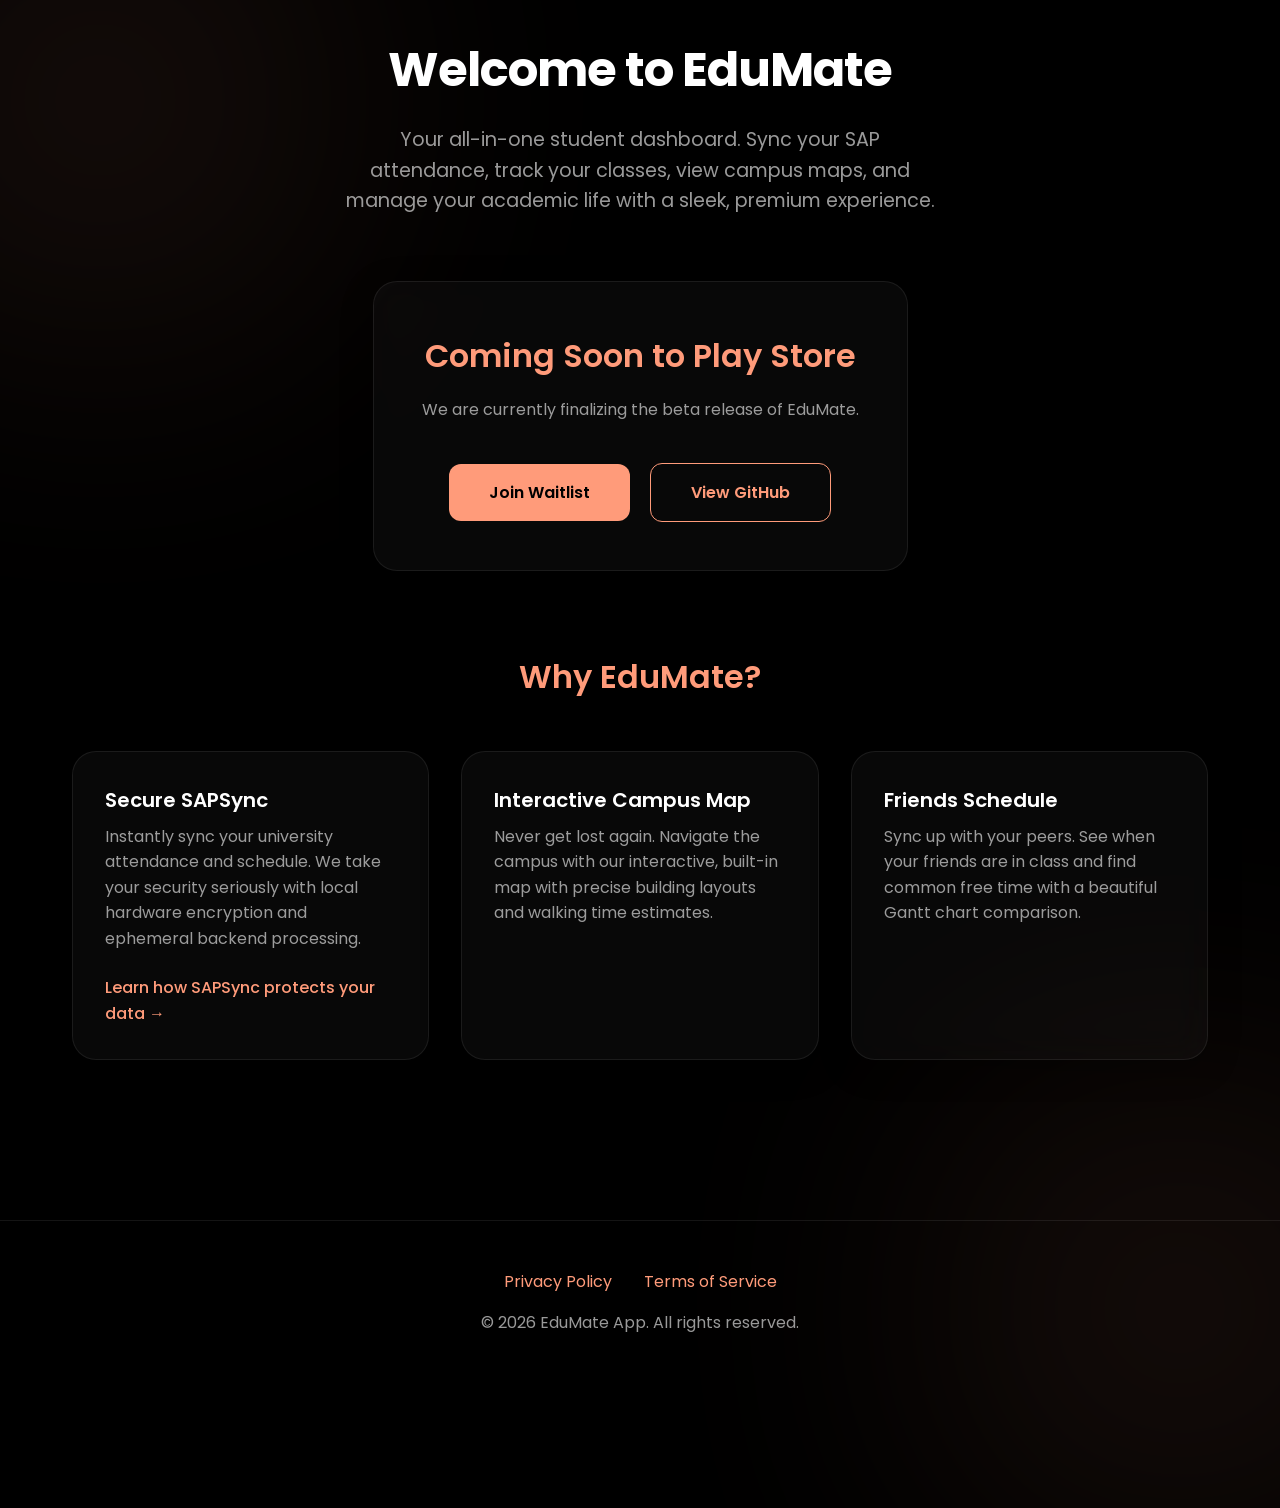
<file: index.html>
<!DOCTYPE html>
<html lang="en">
<head>
    <meta charset="UTF-8">
    <meta name="viewport" content="width=device-width, initial-scale=1.0">
    <title>EduMate - The Ultimate Student Companion</title>
    <meta name="description" content="EduMate is the ultimate student companion app for managing your timetable, tracking attendance, and staying connected with your campus.">
    <link rel="stylesheet" href="style.css">
</head>
<body>
    <div class="landing-container">
        <h1>Welcome to EduMate</h1>
        <p style="font-size: 1.2rem; max-width: 600px; margin: 0 auto 2rem;">Your all-in-one student dashboard. Sync your SAP attendance, track your classes, view campus maps, and manage your academic life with a sleek, premium experience.</p>
        
        <div class="glass-card" style="margin-bottom: 3rem;">
            <h2 style="margin-top: 0;">Coming Soon to Play Store</h2>
            <p>We are currently finalizing the beta release of EduMate.</p>
            <a href="#" class="btn" onclick="alert('EduMate will be available on the Google Play Store very soon!')">Join Waitlist</a>
            <a href="https://github.com/akash-kabir" class="btn btn-outline" target="_blank">View GitHub</a>
        </div>
        
        <h2 style="margin-top: 2rem;">Why EduMate?</h2>
        <div class="features-grid">
            <div class="feature-card glass-card">
                <h3> Secure SAPSync</h3>
                <p>Instantly sync your university attendance and schedule. We take your security seriously with local hardware encryption and ephemeral backend processing.</p>
                <a href="sapsync-info.html" class="feature-link">Learn how SAPSync protects your data &rarr;</a>
            </div>
            <div class="feature-card glass-card">
                <h3> Interactive Campus Map</h3>
                <p>Never get lost again. Navigate the campus with our interactive, built-in map with precise building layouts and walking time estimates.</p>
            </div>
            <div class="feature-card glass-card">
                <h3> Friends Schedule</h3>
                <p>Sync up with your peers. See when your friends are in class and find common free time with a beautiful Gantt chart comparison.</p>
            </div>
        </div>
        
    </div>

    <footer>
        <div class="footer-links">
            <a href="privacy-policy.html">Privacy Policy</a>
            <a href="terms-of-service.html">Terms of Service</a>
        </div>
        <p>&copy; 2026 EduMate App. All rights reserved.</p>
    </footer>
</body>
</html>
</file>
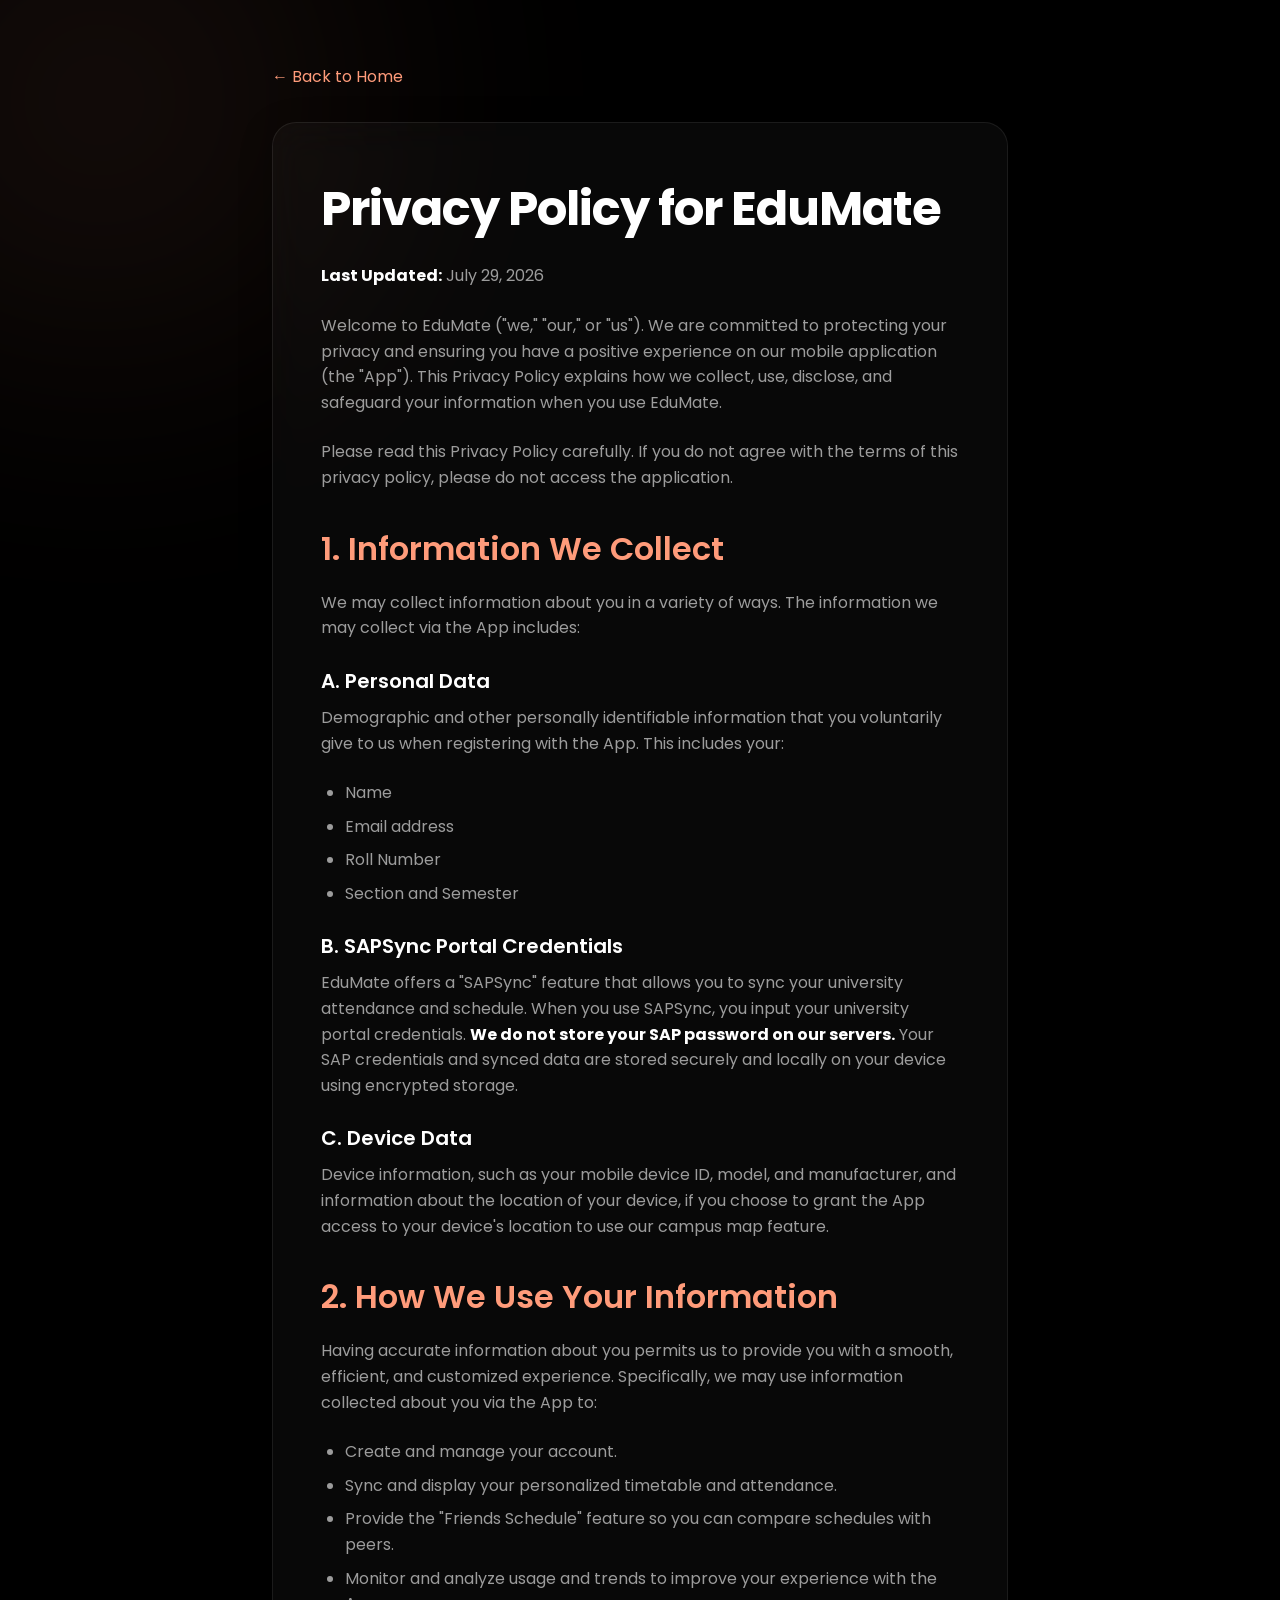
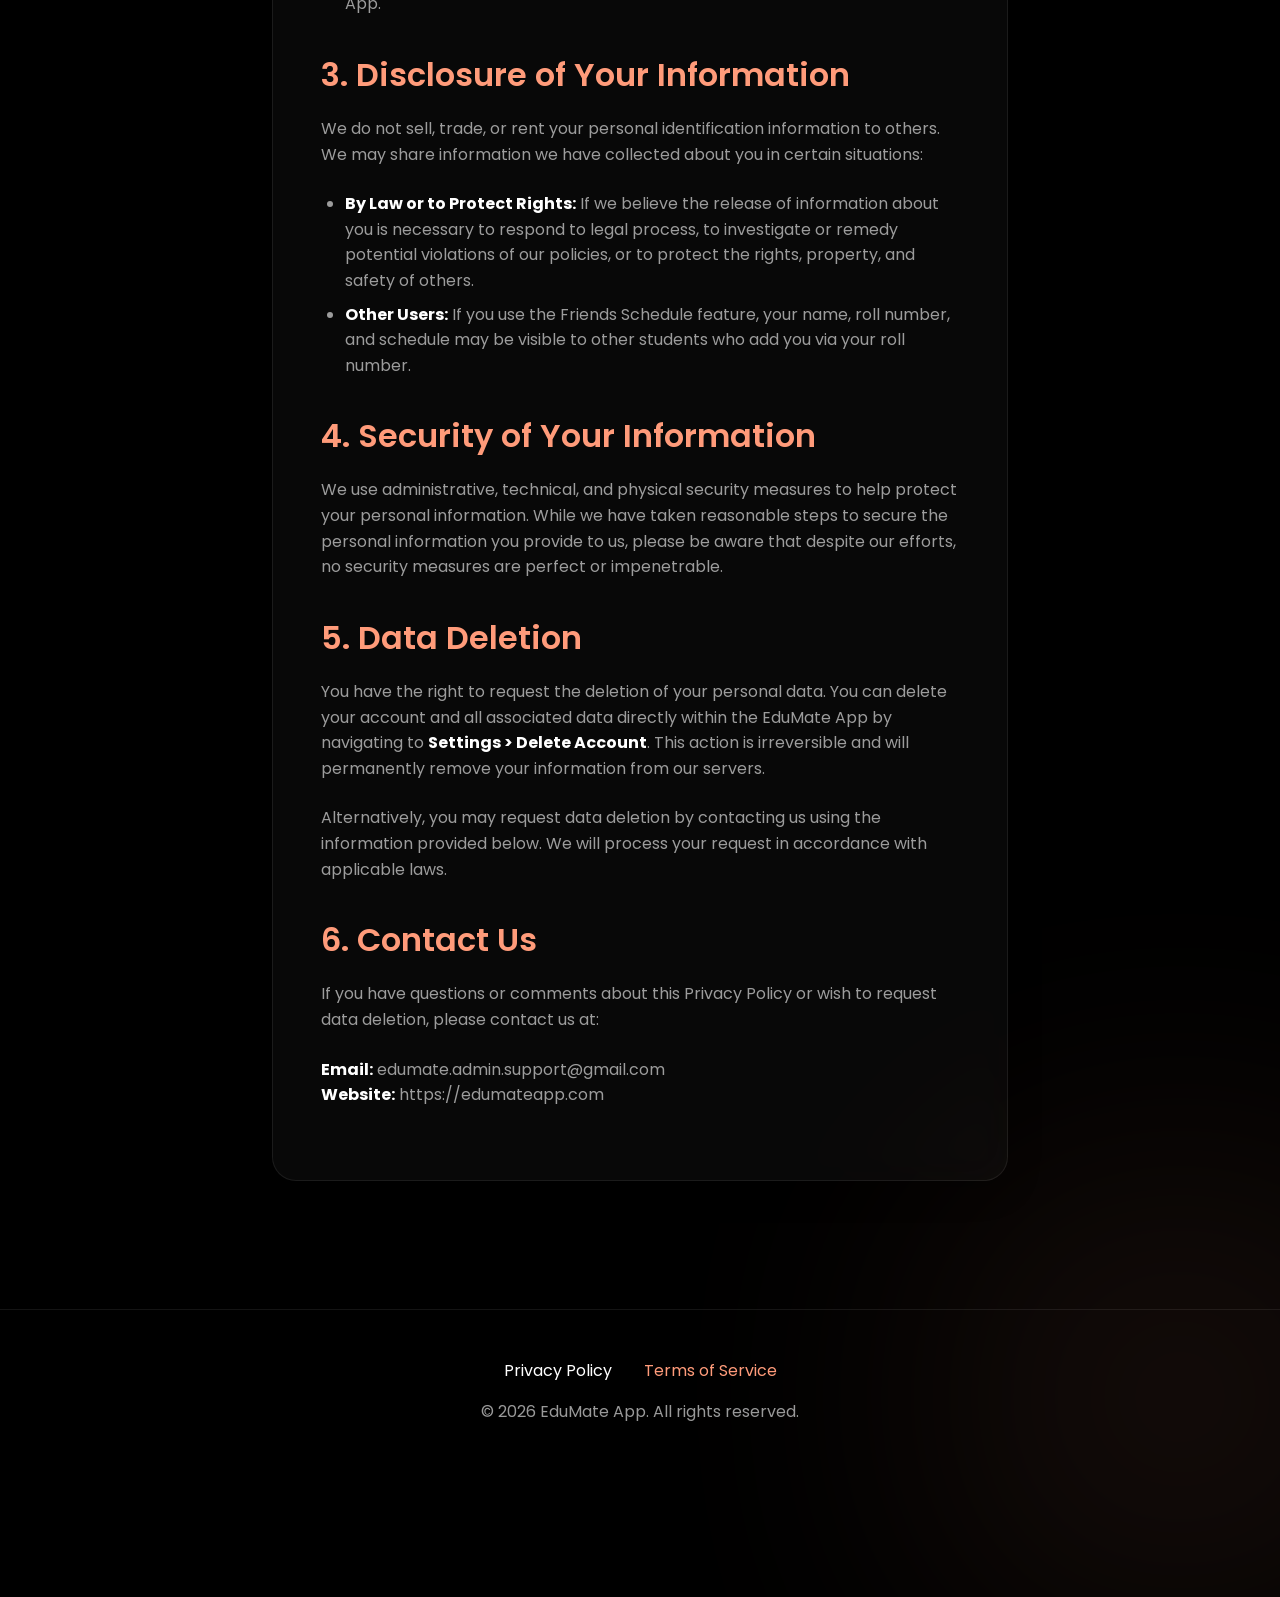
<file: privacy-policy.html>
<!DOCTYPE html>
<html lang="en">
<head>
    <meta charset="UTF-8">
    <meta name="viewport" content="width=device-width, initial-scale=1.0">
    <title>Privacy Policy | EduMate</title>
    <link rel="stylesheet" href="style.css">
</head>
<body>
    <div class="container">
        <a href="index.html" style="display: inline-block; margin-bottom: 2rem;">&larr; Back to Home</a>
        
        <div class="glass-card policy-content" style="margin-top: 0;">
            <h1>Privacy Policy for EduMate</h1>
            <p><strong>Last Updated:</strong> July 29, 2026</p>

            <p>Welcome to EduMate ("we," "our," or "us"). We are committed to protecting your privacy and ensuring you have a positive experience on our mobile application (the "App"). This Privacy Policy explains how we collect, use, disclose, and safeguard your information when you use EduMate.</p>
            <p>Please read this Privacy Policy carefully. If you do not agree with the terms of this privacy policy, please do not access the application.</p>

            <h2>1. Information We Collect</h2>
            <p>We may collect information about you in a variety of ways. The information we may collect via the App includes:</p>

            <h3>A. Personal Data</h3>
            <p>Demographic and other personally identifiable information that you voluntarily give to us when registering with the App. This includes your:</p>
            <ul>
                <li>Name</li>
                <li>Email address</li>
                <li>Roll Number</li>
                <li>Section and Semester</li>
            </ul>

            <h3>B. SAPSync Portal Credentials</h3>
            <p>EduMate offers a "SAPSync" feature that allows you to sync your university attendance and schedule. When you use SAPSync, you input your university portal credentials. <strong>We do not store your SAP password on our servers.</strong> Your SAP credentials and synced data are stored securely and locally on your device using encrypted storage.</p>

            <h3>C. Device Data</h3>
            <p>Device information, such as your mobile device ID, model, and manufacturer, and information about the location of your device, if you choose to grant the App access to your device's location to use our campus map feature.</p>

            <h2>2. How We Use Your Information</h2>
            <p>Having accurate information about you permits us to provide you with a smooth, efficient, and customized experience. Specifically, we may use information collected about you via the App to:</p>
            <ul>
                <li>Create and manage your account.</li>
                <li>Sync and display your personalized timetable and attendance.</li>
                <li>Provide the "Friends Schedule" feature so you can compare schedules with peers.</li>
                <li>Monitor and analyze usage and trends to improve your experience with the App.</li>
            </ul>

            <h2>3. Disclosure of Your Information</h2>
            <p>We do not sell, trade, or rent your personal identification information to others. We may share information we have collected about you in certain situations:</p>
            <ul>
                <li><strong>By Law or to Protect Rights:</strong> If we believe the release of information about you is necessary to respond to legal process, to investigate or remedy potential violations of our policies, or to protect the rights, property, and safety of others.</li>
                <li><strong>Other Users:</strong> If you use the Friends Schedule feature, your name, roll number, and schedule may be visible to other students who add you via your roll number.</li>
            </ul>

            <h2>4. Security of Your Information</h2>
            <p>We use administrative, technical, and physical security measures to help protect your personal information. While we have taken reasonable steps to secure the personal information you provide to us, please be aware that despite our efforts, no security measures are perfect or impenetrable.</p>

            <h2>5. Data Deletion</h2>
            <p>You have the right to request the deletion of your personal data. You can delete your account and all associated data directly within the EduMate App by navigating to <strong>Settings &gt; Delete Account</strong>. This action is irreversible and will permanently remove your information from our servers.</p>
            <p>Alternatively, you may request data deletion by contacting us using the information provided below. We will process your request in accordance with applicable laws.</p>

            <h2>6. Contact Us</h2>
            <p>If you have questions or comments about this Privacy Policy or wish to request data deletion, please contact us at:</p>
            <p>
                <strong>Email:</strong> edumate.admin.support@gmail.com<br>
                <strong>Website:</strong> https://edumateapp.com
            </p>
        </div>
    </div>

    <footer>
        <div class="footer-links">
            <a href="privacy-policy.html" style="color: #fff;">Privacy Policy</a>
            <a href="terms-of-service.html">Terms of Service</a>
        </div>
        <p>&copy; 2026 EduMate App. All rights reserved.</p>
    </footer>
</body>
</html>
</file>
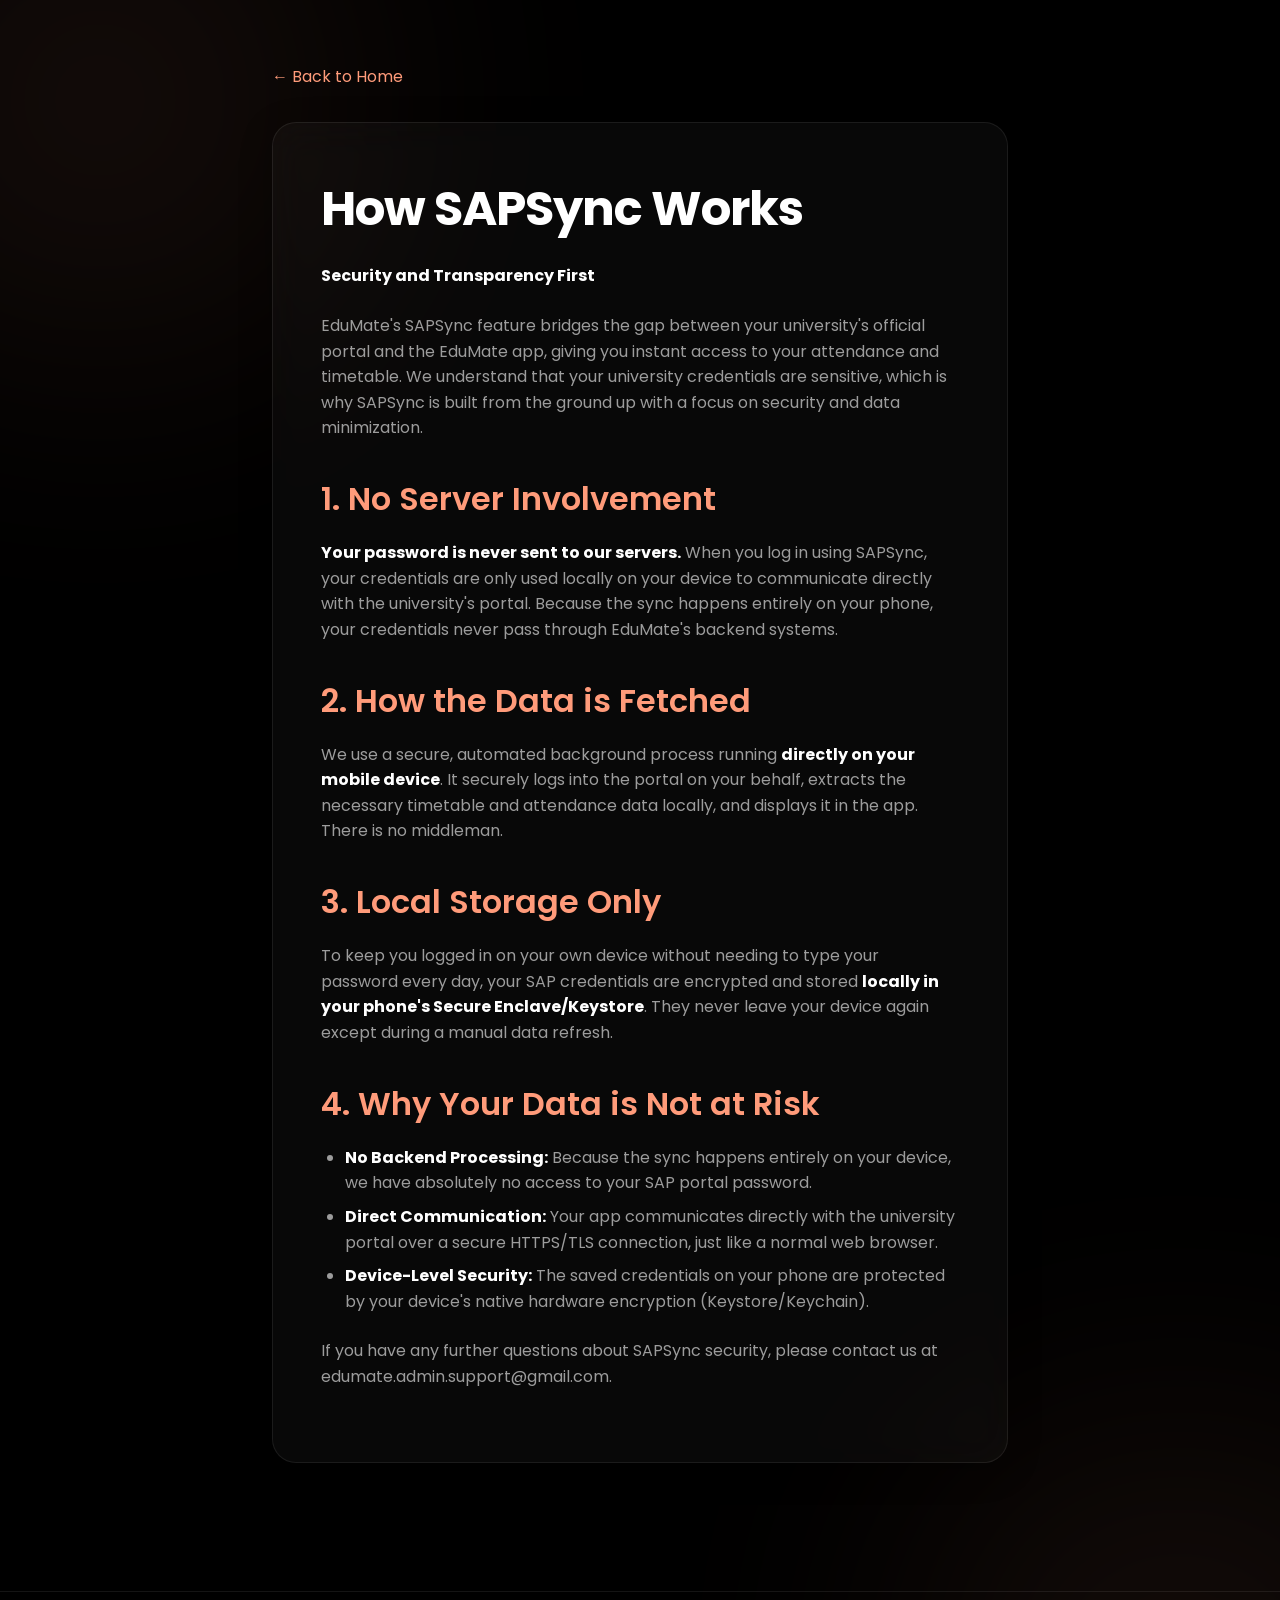
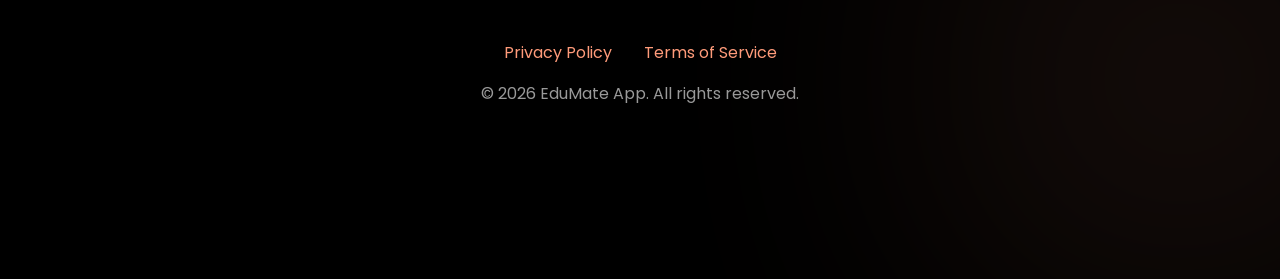
<file: sapsync-info.html>
<!DOCTYPE html>
<html lang="en">
<head>
    <meta charset="UTF-8">
    <meta name="viewport" content="width=device-width, initial-scale=1.0">
    <title>About SAPSync | EduMate</title>
    <link rel="stylesheet" href="style.css">
</head>
<body>
    <div class="container">
        <a href="index.html" style="display: inline-block; margin-bottom: 2rem;">&larr; Back to Home</a>
        
        <div class="glass-card policy-content" style="margin-top: 0;">
            <h1>How SAPSync Works</h1>
            <p><strong>Security and Transparency First</strong></p>

            <p>EduMate's SAPSync feature bridges the gap between your university's official portal and the EduMate app, giving you instant access to your attendance and timetable. We understand that your university credentials are sensitive, which is why SAPSync is built from the ground up with a focus on security and data minimization.</p>

            <h2>1. No Server Involvement</h2>
            <p><strong>Your password is never sent to our servers.</strong> When you log in using SAPSync, your credentials are only used locally on your device to communicate directly with the university's portal. Because the sync happens entirely on your phone, your credentials never pass through EduMate's backend systems.</p>

            <h2>2. How the Data is Fetched</h2>
            <p>We use a secure, automated background process running <strong>directly on your mobile device</strong>. It securely logs into the portal on your behalf, extracts the necessary timetable and attendance data locally, and displays it in the app. There is no middleman.</p>

            <h2>3. Local Storage Only</h2>
            <p>To keep you logged in on your own device without needing to type your password every day, your SAP credentials are encrypted and stored <strong>locally in your phone's Secure Enclave/Keystore</strong>. They never leave your device again except during a manual data refresh.</p>

            <h2>4. Why Your Data is Not at Risk</h2>
            <ul>
                <li><strong>No Backend Processing:</strong> Because the sync happens entirely on your device, we have absolutely no access to your SAP portal password.</li>
                <li><strong>Direct Communication:</strong> Your app communicates directly with the university portal over a secure HTTPS/TLS connection, just like a normal web browser.</li>
                <li><strong>Device-Level Security:</strong> The saved credentials on your phone are protected by your device's native hardware encryption (Keystore/Keychain).</li>
            </ul>

            <p>If you have any further questions about SAPSync security, please contact us at edumate.admin.support@gmail.com.</p>
        </div>
    </div>

    <footer>
        <div class="footer-links">
            <a href="privacy-policy.html">Privacy Policy</a>
            <a href="terms-of-service.html">Terms of Service</a>
        </div>
        <p>&copy; 2026 EduMate App. All rights reserved.</p>
    </footer>
</body>
</html>
</file>
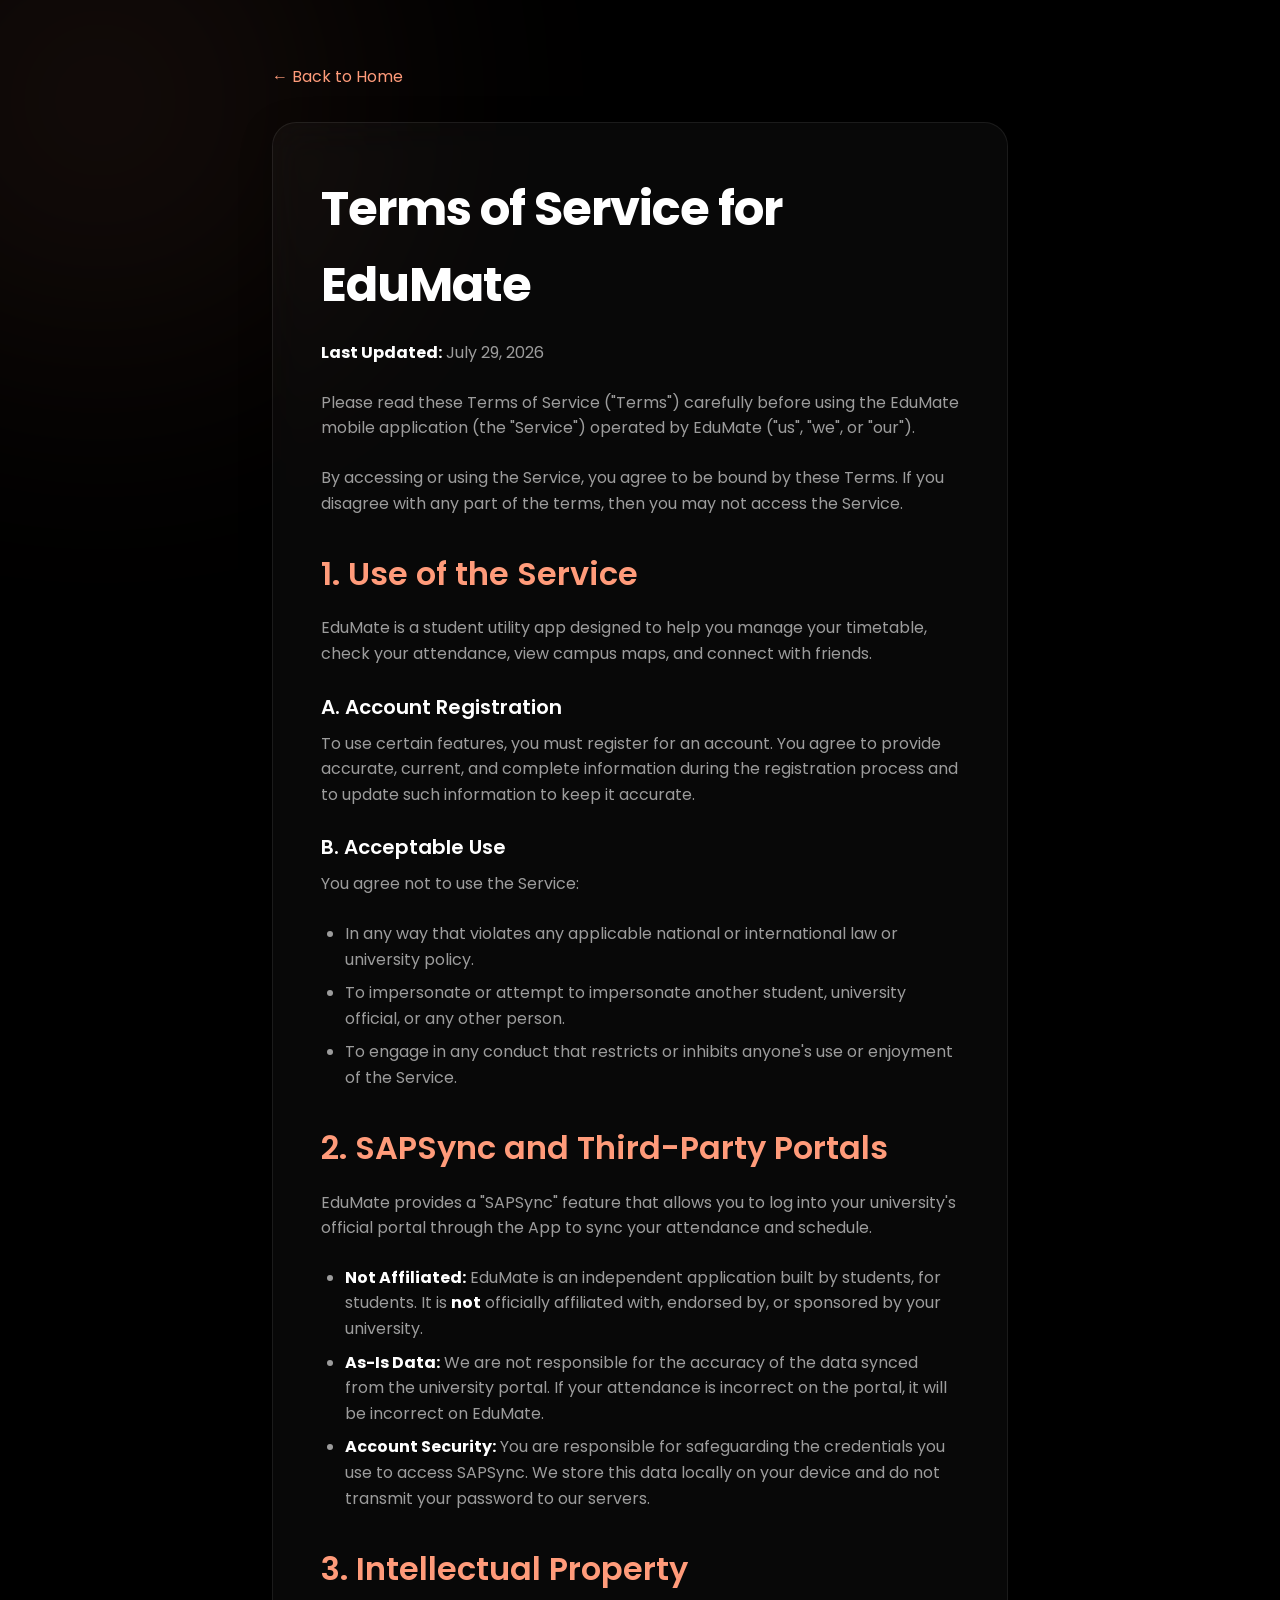
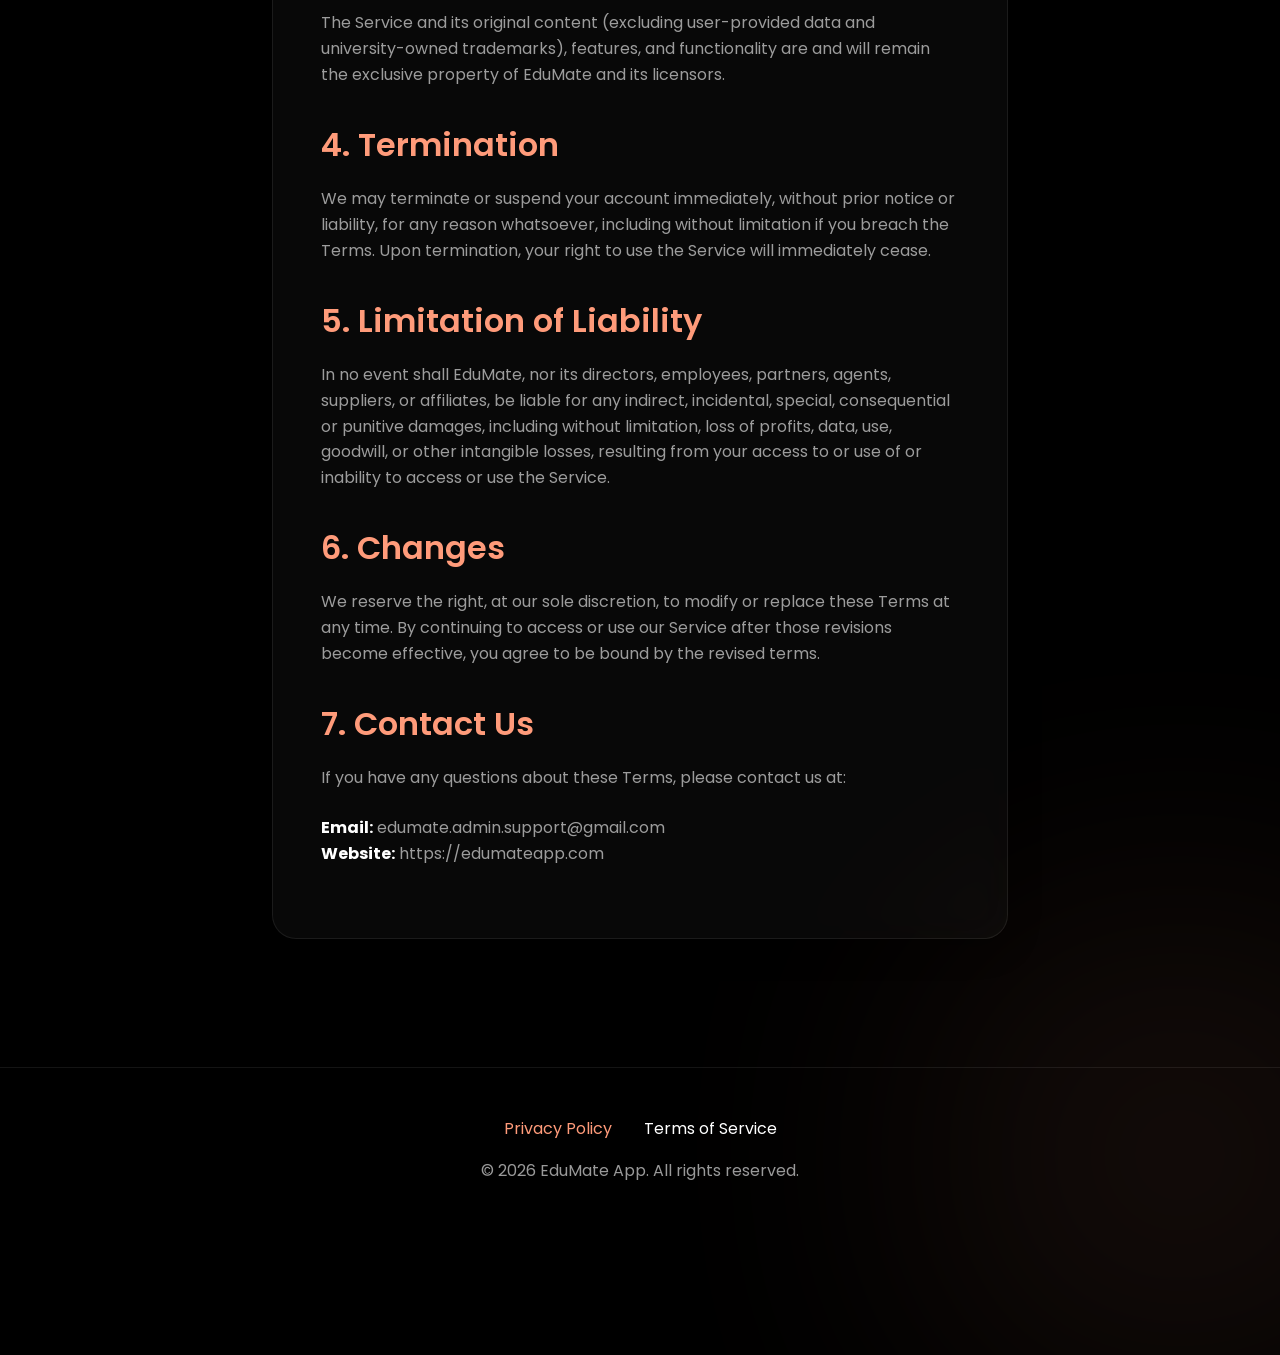
<file: terms-of-service.html>
<!DOCTYPE html>
<html lang="en">
<head>
    <meta charset="UTF-8">
    <meta name="viewport" content="width=device-width, initial-scale=1.0">
    <title>Terms of Service | EduMate</title>
    <link rel="stylesheet" href="style.css">
</head>
<body>
    <div class="container">
        <a href="index.html" style="display: inline-block; margin-bottom: 2rem;">&larr; Back to Home</a>
        
        <div class="glass-card policy-content" style="margin-top: 0;">
            <h1>Terms of Service for EduMate</h1>
            <p><strong>Last Updated:</strong> July 29, 2026</p>

            <p>Please read these Terms of Service ("Terms") carefully before using the EduMate mobile application (the "Service") operated by EduMate ("us", "we", or "our").</p>
            <p>By accessing or using the Service, you agree to be bound by these Terms. If you disagree with any part of the terms, then you may not access the Service.</p>

            <h2>1. Use of the Service</h2>
            <p>EduMate is a student utility app designed to help you manage your timetable, check your attendance, view campus maps, and connect with friends.</p>

            <h3>A. Account Registration</h3>
            <p>To use certain features, you must register for an account. You agree to provide accurate, current, and complete information during the registration process and to update such information to keep it accurate.</p>

            <h3>B. Acceptable Use</h3>
            <p>You agree not to use the Service:</p>
            <ul>
                <li>In any way that violates any applicable national or international law or university policy.</li>
                <li>To impersonate or attempt to impersonate another student, university official, or any other person.</li>
                <li>To engage in any conduct that restricts or inhibits anyone's use or enjoyment of the Service.</li>
            </ul>

            <h2>2. SAPSync and Third-Party Portals</h2>
            <p>EduMate provides a "SAPSync" feature that allows you to log into your university's official portal through the App to sync your attendance and schedule.</p>
            <ul>
                <li><strong>Not Affiliated:</strong> EduMate is an independent application built by students, for students. It is <strong>not</strong> officially affiliated with, endorsed by, or sponsored by your university.</li>
                <li><strong>As-Is Data:</strong> We are not responsible for the accuracy of the data synced from the university portal. If your attendance is incorrect on the portal, it will be incorrect on EduMate.</li>
                <li><strong>Account Security:</strong> You are responsible for safeguarding the credentials you use to access SAPSync. We store this data locally on your device and do not transmit your password to our servers.</li>
            </ul>

            <h2>3. Intellectual Property</h2>
            <p>The Service and its original content (excluding user-provided data and university-owned trademarks), features, and functionality are and will remain the exclusive property of EduMate and its licensors.</p>

            <h2>4. Termination</h2>
            <p>We may terminate or suspend your account immediately, without prior notice or liability, for any reason whatsoever, including without limitation if you breach the Terms. Upon termination, your right to use the Service will immediately cease.</p>

            <h2>5. Limitation of Liability</h2>
            <p>In no event shall EduMate, nor its directors, employees, partners, agents, suppliers, or affiliates, be liable for any indirect, incidental, special, consequential or punitive damages, including without limitation, loss of profits, data, use, goodwill, or other intangible losses, resulting from your access to or use of or inability to access or use the Service.</p>

            <h2>6. Changes</h2>
            <p>We reserve the right, at our sole discretion, to modify or replace these Terms at any time. By continuing to access or use our Service after those revisions become effective, you agree to be bound by the revised terms.</p>

            <h2>7. Contact Us</h2>
            <p>If you have any questions about these Terms, please contact us at:</p>
            <p>
                <strong>Email:</strong> edumate.admin.support@gmail.com<br>
                <strong>Website:</strong> https://edumateapp.com
            </p>
        </div>
    </div>

    <footer>
        <div class="footer-links">
            <a href="privacy-policy.html">Privacy Policy</a>
            <a href="terms-of-service.html" style="color: #fff;">Terms of Service</a>
        </div>
        <p>&copy; 2026 EduMate App. All rights reserved.</p>
    </footer>
</body>
</html>
</file>
<file: style.css>
@import url('https://fonts.googleapis.com/css2?family=Poppins:wght@300;400;500;600;700&display=swap');

:root {
    --bg-color: #000000;
    --surface-color: #141110;
    --coral: #FF9B7A;
    --coral-dim: rgba(255, 155, 122, 0.15);
    --text-primary: #ffffff;
    --text-secondary: rgba(255, 255, 255, 0.6);
    --glass-bg: rgba(255, 255, 255, 0.03);
    --glass-border: rgba(255, 255, 255, 0.08);
}

* {
    margin: 0;
    padding: 0;
    box-sizing: border-box;
    font-family: 'Poppins', sans-serif;
}

body {
    background-color: var(--bg-color);
    color: var(--text-primary);
    line-height: 1.6;
    overflow-x: hidden;
    position: relative;
    word-wrap: break-word;
    overflow-wrap: break-word;
}

/* Background Ambient Glows */
body::before, body::after {
    content: '';
    position: absolute;
    width: 400px;
    height: 400px;
    border-radius: 50%;
    background: var(--coral);
    filter: blur(150px);
    opacity: 0.15;
    z-index: -1;
}

body::before {
    top: -100px;
    left: -100px;
}

body::after {
    bottom: -100px;
    right: -100px;
}

/* Typography */
h1 {
    font-size: 3rem;
    font-weight: 700;
    margin-bottom: 1rem;
    letter-spacing: -1px;
}

h2 {
    font-size: 2rem;
    font-weight: 600;
    margin-top: 2rem;
    margin-bottom: 1rem;
    color: var(--coral);
}

h3 {
    font-size: 1.25rem;
    font-weight: 600;
    margin-top: 1.5rem;
    margin-bottom: 0.5rem;
}

p {
    color: var(--text-secondary);
    margin-bottom: 1.5rem;
}

a {
    color: var(--coral);
    text-decoration: none;
    transition: all 0.3s ease;
}

a:hover {
    color: #fff;
}

/* Layout */
.container {
    max-width: 800px;
    margin: 0 auto;
    padding: 4rem 2rem;
}

.landing-container {
    max-width: 1200px;
    min-height: 100vh;
    display: flex;
    flex-direction: column;
    justify-content: center;
    align-items: center;
    text-align: center;
    margin: 0 auto;
    padding: 2rem;
}

/* Glassmorphism Card */
.glass-card {
    background: var(--glass-bg);
    backdrop-filter: blur(20px);
    -webkit-backdrop-filter: blur(20px);
    border: 1px solid var(--glass-border);
    border-radius: 24px;
    padding: 3rem;
    margin-top: 2rem;
    box-shadow: 0 8px 32px 0 rgba(0, 0, 0, 0.3);
}

/* Buttons */
.btn {
    display: inline-block;
    background: var(--coral);
    color: #000;
    font-weight: 600;
    padding: 1rem 2.5rem;
    border-radius: 12px;
    border: none;
    cursor: pointer;
    transition: transform 0.3s ease, box-shadow 0.3s ease;
    margin-top: 1rem;
}

.btn:hover {
    transform: translateY(-2px);
    box-shadow: 0 10px 20px rgba(255, 155, 122, 0.2);
    color: #000;
}

.btn-outline {
    background: transparent;
    color: var(--coral);
    border: 1px solid var(--coral);
    margin-left: 1rem;
}

.btn-outline:hover {
    background: var(--coral-dim);
    color: var(--coral);
}

/* Footer */
footer {
    text-align: center;
    padding: 3rem 0;
    margin-top: 4rem;
    border-top: 1px solid var(--glass-border);
}

.footer-links {
    display: flex;
    justify-content: center;
    gap: 2rem;
    margin-bottom: 1rem;
}

/* Markdown specific styling for policies */
.policy-content ul, .policy-content ol {
    margin-bottom: 1.5rem;
    padding-left: 1.5rem;
    color: var(--text-secondary);
}

.policy-content li {
    margin-bottom: 0.5rem;
}

.policy-content strong {
    color: var(--text-primary);
}

@media (max-width: 768px) {
    h1 { font-size: 2.5rem; }
    .glass-card { padding: 2rem; }
    .features-grid { grid-template-columns: 1fr; }
}

/* Features Grid */
.features-grid {
    display: grid;
    grid-template-columns: repeat(auto-fit, minmax(300px, 1fr));
    gap: 2rem;
    margin-top: 2rem;
    margin-bottom: 4rem;
    width: 100%;
}

.feature-card {
    padding: 2rem;
    margin-top: 0;
    text-align: left;
    transition: transform 0.3s ease, box-shadow 0.3s ease, border-color 0.3s ease;
    display: flex;
    flex-direction: column;
}

.feature-card:hover {
    transform: translateY(-5px);
    box-shadow: 0 15px 40px rgba(0, 0, 0, 0.4);
    border-color: var(--coral);
}

.feature-card h3 {
    margin-top: 0;
    color: #fff;
    display: flex;
    align-items: center;
    gap: 10px;
}

.feature-link {
    margin-top: auto;
    font-weight: 500;
    display: inline-block;
    color: var(--coral);
    transition: transform 0.3s ease, color 0.3s ease;
}

.feature-link:hover {
    color: #fff;
    transform: translateX(5px);
}
</file>
